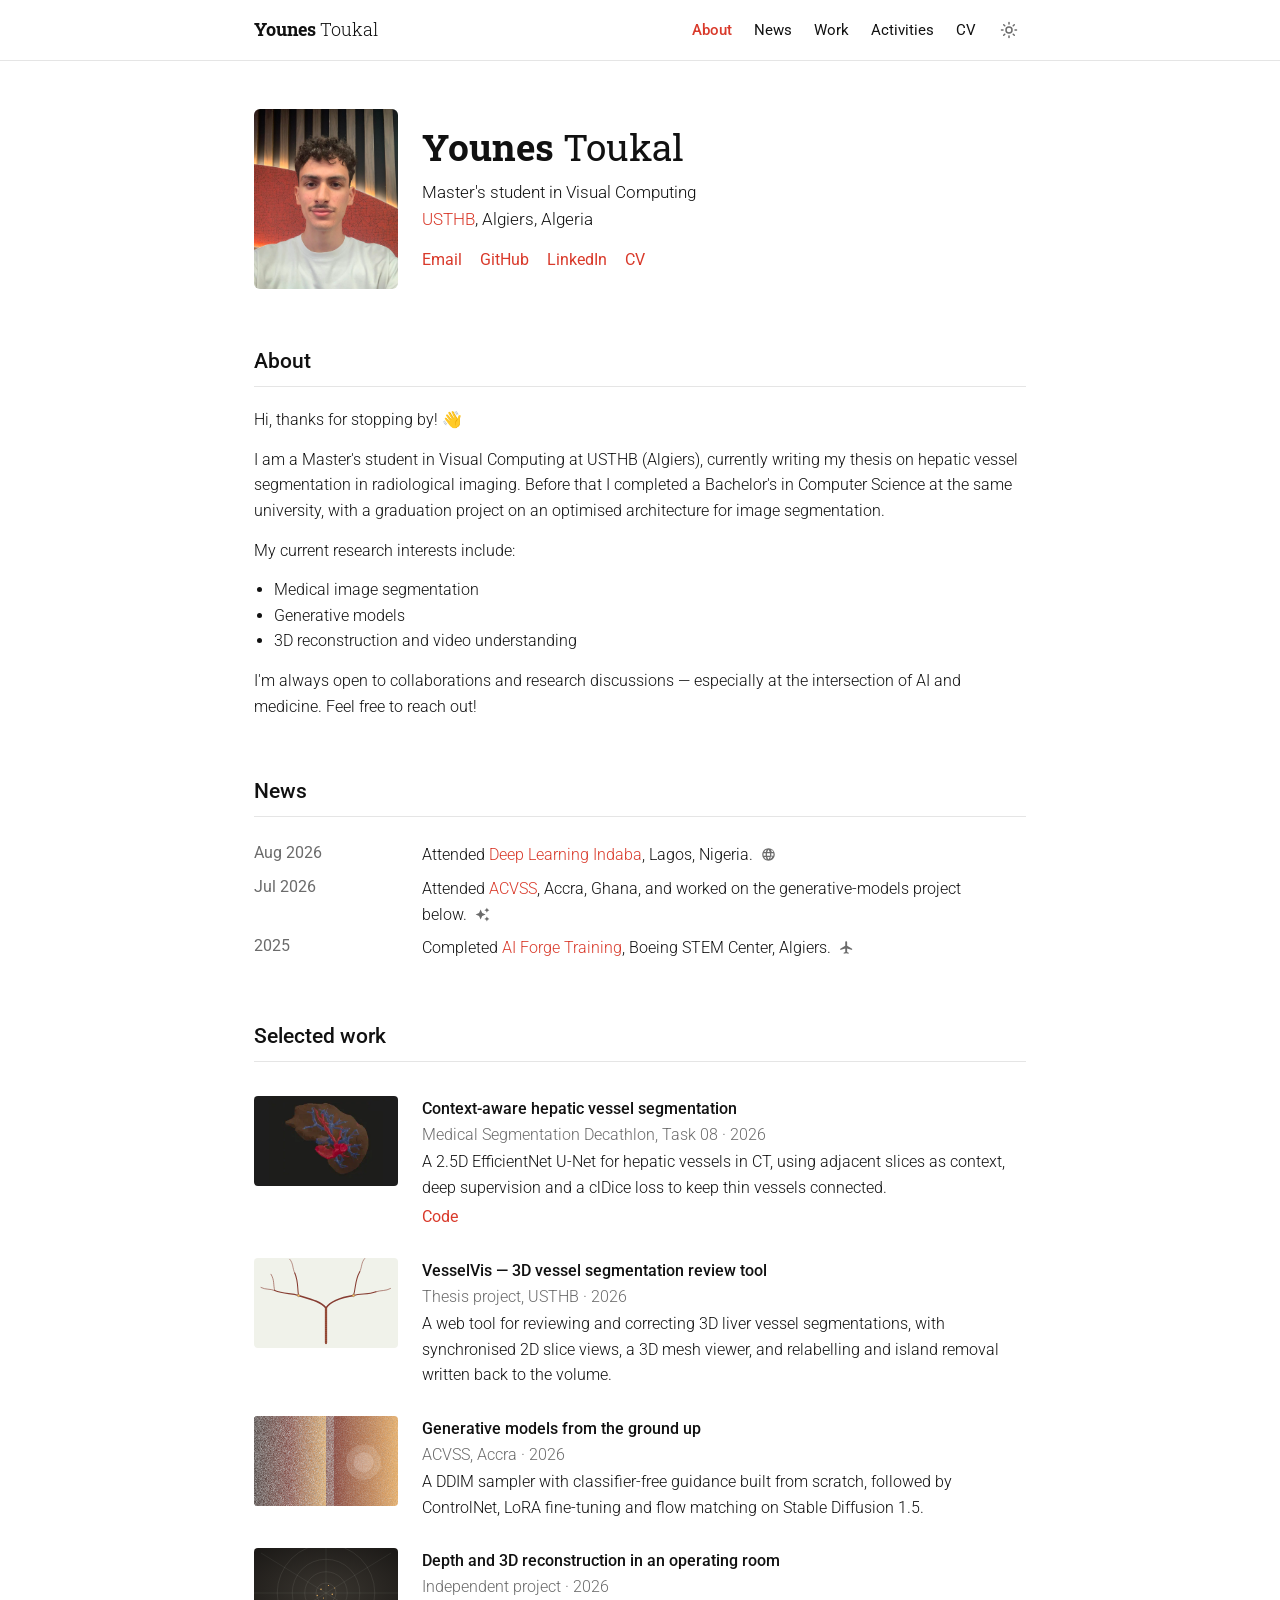
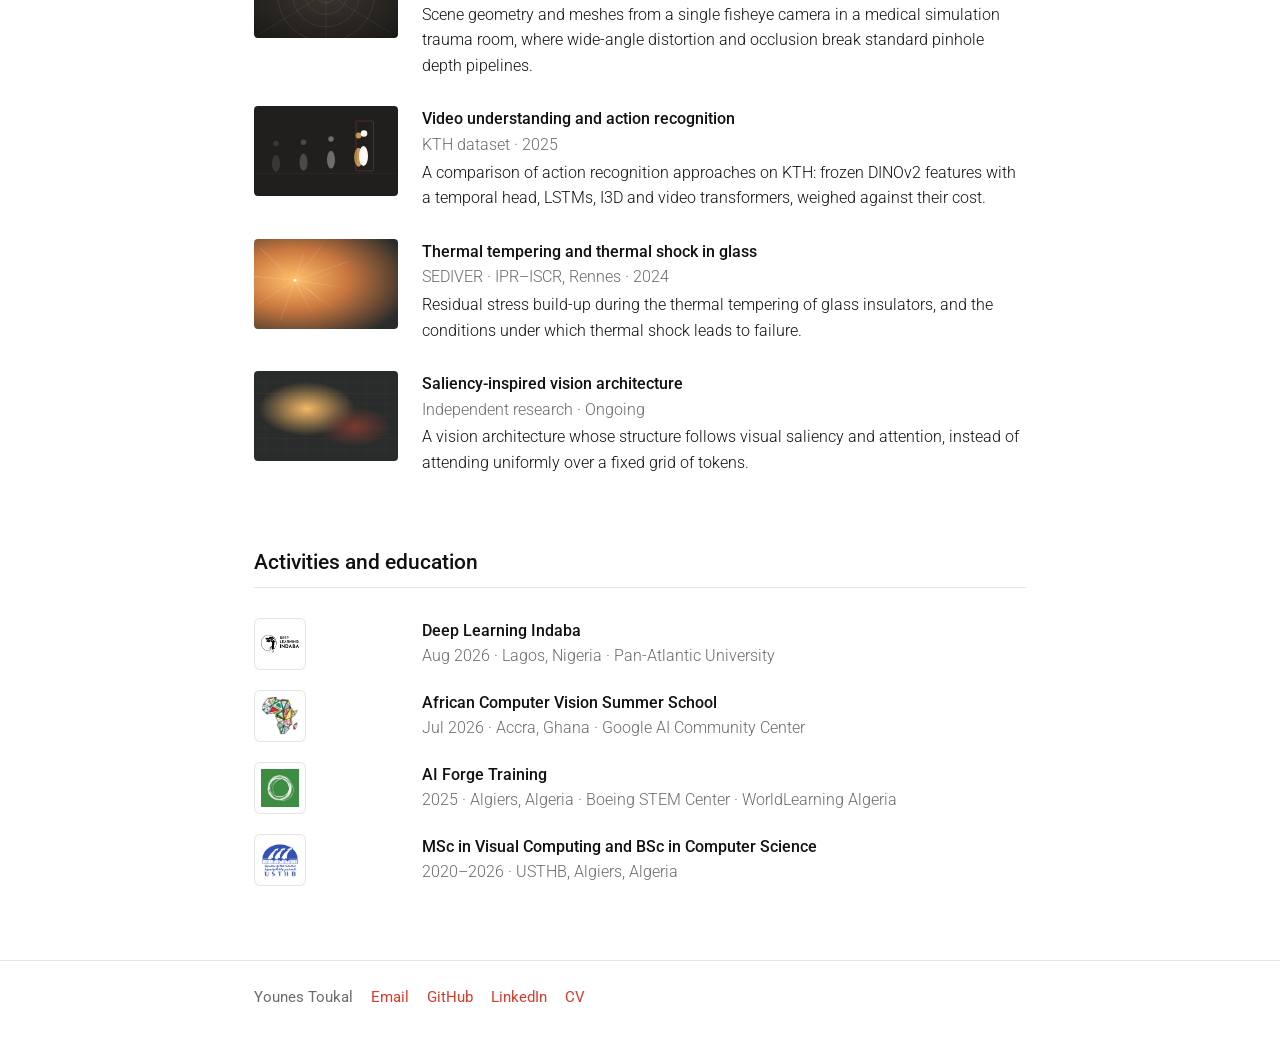
<file: index.html>
<!DOCTYPE html>
<html lang="en">
<head>
<meta charset="utf-8">
<meta name="viewport" content="width=device-width, initial-scale=1">
<meta name="color-scheme" content="light dark">
<title>Younes Toukal</title>
<meta name="description" content="Younes Toukal, Master's student in Visual Computing at USTHB, Algiers. Medical image segmentation, generative models, 3D reconstruction and video understanding.">
<link rel="canonical" href="https://younestoukal.github.io/">
<meta property="og:type" content="website">
<meta property="og:url" content="https://younestoukal.github.io/">
<meta property="og:title" content="Younes Toukal">
<meta property="og:description" content="Master's student in Visual Computing at USTHB, Algiers. Medical image segmentation, generative models, 3D reconstruction and video understanding.">
<meta property="og:image" content="https://younestoukal.github.io/static/images/og-card.png">
<meta property="og:image:width" content="1200">
<meta property="og:image:height" content="630">
<meta name="twitter:card" content="summary_large_image">
<link rel="icon" href="./static/images/favicon.svg" type="image/svg+xml">
<script>try{var t=localStorage.getItem('theme');if(t==='dark'||t==='light')document.documentElement.setAttribute('data-theme',t)}catch(e){}</script>
<link rel="preconnect" href="https://fonts.googleapis.com">
<link rel="preconnect" href="https://fonts.gstatic.com" crossorigin>
<link href="https://fonts.googleapis.com/css2?family=Roboto:ital,wght@0,300;0,400;0,500;0,700;1,300&family=Roboto+Slab:wght@400;700&display=swap" rel="stylesheet">
<link rel="stylesheet" href="./static/css/site.css">
</head>
<body>

<header class="site-header">
  <div class="container">
    <a class="brand" href="./index.html"><b>Younes</b> Toukal</a>
    <nav class="site-nav" aria-label="Main">
      <a href="#about" data-section="about">About</a>
      <a href="#news" data-section="news">News</a>
      <a href="#work" data-section="work">Work</a>
      <a href="#activities" data-section="activities">Activities</a>
      <a href="./cv.html">CV</a>
    </nav>
    <button class="theme-toggle" type="button" aria-label="Toggle dark mode">
      <svg class="icon-sun" viewBox="0 0 24 24"><circle cx="12" cy="12" r="4"/><path d="M12 2v2M12 20v2M4.93 4.93l1.41 1.41M17.66 17.66l1.41 1.41M2 12h2M20 12h2M6.34 17.66l-1.41 1.41M19.07 4.93l-1.41 1.41"/></svg>
      <svg class="icon-moon" viewBox="0 0 24 24"><path d="M20.7 15.6A9 9 0 1 1 8.4 3.3a7 7 0 0 0 12.3 12.3z"/></svg>
    </button>
  </div>
  <div class="progress"></div>
</header>

<main class="container">
  <section class="intro" id="about">
    <div class="intro-picture photo"><img src="./static/images/headshot.jpg" alt="Portrait of Younes Toukal"></div>
    <div>
      <h1><b>Younes</b> Toukal</h1>
      <p class="intro-role">Master's student in Visual Computing<br><a href="https://www.usthb.dz/" target="_blank" rel="noopener">USTHB</a>, Algiers, Algeria</p>
      <ul class="links">
        <li><a href="mailto:younesstoukal2@gmail.com">Email</a></li>
        <li><a href="https://github.com/YounesToukal" target="_blank" rel="noopener">GitHub</a></li>
        <li><a href="https://www.linkedin.com/in/younes-toukal/" target="_blank" rel="noopener">LinkedIn</a></li>
        <li><a href="./cv.html">CV</a></li>
      </ul>
    </div>
  </section>

  <section>
    <h2>About</h2>
    <p>Hi, thanks for stopping by! 👋</p>
    <p>I am a Master's student in Visual Computing at USTHB (Algiers), currently writing my thesis on
      hepatic vessel segmentation in radiological imaging. Before that I completed a Bachelor's in
      Computer Science at the same university, with a graduation project on an optimised architecture
      for image segmentation.</p>
    <p>My current research interests include:</p>
    <ul class="plain">
      <li>Medical image segmentation</li>
      <li>Generative models</li>
      <li>3D reconstruction and video understanding</li>
    </ul>
    <p>I'm always open to collaborations and research discussions &mdash; especially at the
      intersection of AI and medicine. Feel free to reach out!</p>
  </section>

  <section id="news">
    <h2>News</h2>
    <ol class="rows dates compact">
      <li class="row">
        <div class="row-label">Aug 2026</div>
        <div>
          <div class="row-text">Attended <a href="./deep-learning-indaba.html">Deep Learning Indaba</a>, Lagos, <span class="nowrap">Nigeria. <svg class="news-icon" viewBox="0 0 24 24" aria-hidden="true"><path d="M12 2C6.48 2 2 6.48 2 12s4.48 10 10 10 10-4.48 10-10S17.52 2 12 2zm7.93 6h-2.75c-.28-1.47-.66-2.84-1.13-4.05A8.03 8.03 0 0 1 19.93 8zM12 4c.83 1.22 1.5 2.66 1.91 4H10.09c.41-1.34 1.08-2.78 1.91-4zM4.26 14C4.1 13.36 4 12.69 4 12s.1-1.36.26-2h3.38c-.08.66-.14 1.32-.14 2 0 .68.06 1.34.14 2H4.26zm.81 2h2.75c.28 1.47.66 2.84 1.13 4.05A7.99 7.99 0 0 1 5.07 16zm2.75-8H5.07a7.99 7.99 0 0 1 3.88-4.05C8.48 5.16 8.1 6.53 7.82 8zM12 20c-.83-1.22-1.5-2.66-1.91-4h3.82c-.41 1.34-1.08 2.78-1.91 4zm2.34-6H9.66c-.09-.66-.16-1.32-.16-2 0-.68.07-1.35.16-2h4.68c.09.65.16 1.32.16 2 0 .68-.07 1.34-.16 2zm.25 5.05c.47-1.21.85-2.58 1.13-4.05h2.75a8.03 8.03 0 0 1-3.88 4.05zM16.36 14c.08-.66.14-1.32.14-2 0-.68-.06-1.34-.14-2h3.38c.16.64.26 1.31.26 2s-.1 1.36-.26 2h-3.38z"/></svg></span></div>
        </div>
      </li>
      <li class="row">
        <div class="row-label">Jul 2026</div>
        <div>
          <div class="row-text">Attended <a href="./acvss.html">ACVSS</a>, Accra, Ghana, and worked on the generative-models project <span class="nowrap">below. <svg class="news-icon" viewBox="0 0 24 24" aria-hidden="true"><path d="M19 9l1.25-2.75L23 5l-2.75-1.25L19 1l-1.25 2.75L15 5l2.75 1.25L19 9zm-7.5.5L9 4 6.5 9.5 1 12l5.5 2.5L9 20l2.5-5.5L17 12l-5.5-2.5zM19 15l-1.25 2.75L15 19l2.75 1.25L19 23l1.25-2.75L23 19l-2.75-1.25L19 15z"/></svg></span></div>
        </div>
      </li>
      <li class="row">
        <div class="row-label">2025</div>
        <div>
          <div class="row-text">Completed <a href="./ai-forge.html">AI Forge Training</a>, Boeing STEM Center, <span class="nowrap">Algiers. <svg class="news-icon" viewBox="0 0 24 24" aria-hidden="true"><path d="M21 16v-2l-8-5V3.5c0-.83-.67-1.5-1.5-1.5S10 2.67 10 3.5V9l-8 5v2l8-2.5V19l-2.5 1.5V22l4-1 4 1v-1.5L13 19v-5.5l8 2.5z"/></svg></span></div>
        </div>
      </li>
    </ol>
  </section>

  <section id="work">
    <h2>Selected work</h2>
    <ol class="rows spaced">
      <li class="row">
        <div class="row-label"><img class="thumb" src="./static/images/projects/hepatic-vessel.webp" alt="Rotating 3D render of a liver with its portal and hepatic veins" loading="lazy"></div>
        <div>
          <div class="row-title">Context-aware hepatic vessel segmentation</div>
          <div class="row-meta">Medical Segmentation Decathlon, Task 08 &middot; 2026</div>
          <div class="row-text">A 2.5D EfficientNet U-Net for hepatic vessels in CT, using adjacent slices as context, deep supervision and a clDice loss to keep thin vessels connected.</div>
          <div class="row-links"><a href="https://github.com/YounesToukal/context-aware-hepatic-vessel-segmentation" target="_blank" rel="noopener">Code</a></div>
        </div>
      </li>
      <li class="row">
        <div class="row-label"><img class="thumb" src="./static/images/projects/vesselvis.svg" alt="Illustration of a branching vessel tree" loading="lazy"></div>
        <div>
          <div class="row-title">VesselVis &mdash; 3D vessel segmentation review tool</div>
          <div class="row-meta">Thesis project, USTHB &middot; 2026</div>
          <div class="row-text">A web tool for reviewing and correcting 3D liver vessel segmentations, with synchronised 2D slice views, a 3D mesh viewer, and relabelling and island removal written back to the volume.</div>
        </div>
      </li>
      <li class="row">
        <div class="row-label"><img class="thumb" src="./static/images/projects/generative-models.svg" alt="Illustration of an image emerging from noise" loading="lazy"></div>
        <div>
          <div class="row-title">Generative models from the ground up</div>
          <div class="row-meta">ACVSS, Accra &middot; 2026</div>
          <div class="row-text">A DDIM sampler with classifier-free guidance built from scratch, followed by ControlNet, LoRA fine-tuning and flow matching on Stable Diffusion 1.5.</div>
        </div>
      </li>
      <li class="row">
        <div class="row-label"><img class="thumb" src="./static/images/projects/depth-reconstruction.svg" alt="Illustration of a fisheye camera view" loading="lazy"></div>
        <div>
          <div class="row-title">Depth and 3D reconstruction in an operating room</div>
          <div class="row-meta">Independent project &middot; 2026</div>
          <div class="row-text">Scene geometry and meshes from a single fisheye camera in a medical simulation trauma room, where wide-angle distortion and occlusion break standard pinhole depth pipelines.</div>
        </div>
      </li>
      <li class="row">
        <div class="row-label"><img class="thumb" src="./static/images/projects/video-understanding.svg" alt="Illustration of a sequence of video frames" loading="lazy"></div>
        <div>
          <div class="row-title">Video understanding and action recognition</div>
          <div class="row-meta">KTH dataset &middot; 2025</div>
          <div class="row-text">A comparison of action recognition approaches on KTH: frozen DINOv2 features with a temporal head, LSTMs, I3D and video transformers, weighed against their cost.</div>
        </div>
      </li>
      <li class="row">
        <div class="row-label"><img class="thumb" src="./static/images/projects/thermal-tempering.svg" alt="Illustration of heat radiating through glass" loading="lazy"></div>
        <div>
          <div class="row-title">Thermal tempering and thermal shock in glass</div>
          <div class="row-meta">SEDIVER &middot; IPR&ndash;ISCR, Rennes &middot; 2024</div>
          <div class="row-text">Residual stress build-up during the thermal tempering of glass insulators, and the conditions under which thermal shock leads to failure.</div>
        </div>
      </li>
      <li class="row">
        <div class="row-label"><img class="thumb" src="./static/images/projects/vision-architecture.svg" alt="Illustration of a saliency heat map" loading="lazy"></div>
        <div>
          <div class="row-title">Saliency-inspired vision architecture</div>
          <div class="row-meta">Independent research &middot; Ongoing</div>
          <div class="row-text">A vision architecture whose structure follows visual saliency and attention, instead of attending uniformly over a fixed grid of tokens.</div>
        </div>
      </li>
    </ol>
  </section>

  <section id="activities">
    <h2>Activities and education</h2>
    <ol class="rows ">
      <li class="row">
        <div class="row-label"><div class="logo-tile"><img src="./static/images/logos/dl-indaba.png" alt=""></div></div>
        <div>
          <div class="row-title"><a href="./deep-learning-indaba.html">Deep Learning Indaba</a></div>
          <div class="row-meta">Aug 2026 &middot; Lagos, Nigeria &middot; Pan-Atlantic University</div>
        </div>
      </li>
      <li class="row">
        <div class="row-label"><div class="logo-tile"><img src="./static/images/logos/acvss.jpg" alt=""></div></div>
        <div>
          <div class="row-title"><a href="./acvss.html">African Computer Vision Summer School</a></div>
          <div class="row-meta">Jul 2026 &middot; Accra, Ghana &middot; Google AI Community Center</div>
        </div>
      </li>
      <li class="row">
        <div class="row-label"><div class="logo-tile"><img src="./static/images/logos/ai-forge.jpg" alt=""></div></div>
        <div>
          <div class="row-title"><a href="./ai-forge.html">AI Forge Training</a></div>
          <div class="row-meta">2025 &middot; Algiers, Algeria &middot; Boeing STEM Center &middot; WorldLearning Algeria</div>
        </div>
      </li>
      <li class="row">
        <div class="row-label"><div class="logo-tile"><img src="./static/images/logos/usthb.png" alt=""></div></div>
        <div>
          <div class="row-title">MSc in Visual Computing and BSc in Computer Science</div>
          <div class="row-meta">2020&ndash;2026 &middot; USTHB, Algiers, Algeria</div>
        </div>
      </li>
    </ol>
  </section>
</main>

<footer class="site-footer">
  <div class="container">
    <ul class="links">
      <li>Younes Toukal</li>
      <li><a href="mailto:younesstoukal2@gmail.com">Email</a></li>
      <li><a href="https://github.com/YounesToukal" target="_blank" rel="noopener">GitHub</a></li>
      <li><a href="https://www.linkedin.com/in/younes-toukal/" target="_blank" rel="noopener">LinkedIn</a></li>
      <li><a href="./cv.html">CV</a></li>
    </ul>
  </div>
</footer>

<script src="./static/js/site.js"></script>
</body>
</html>
</file>
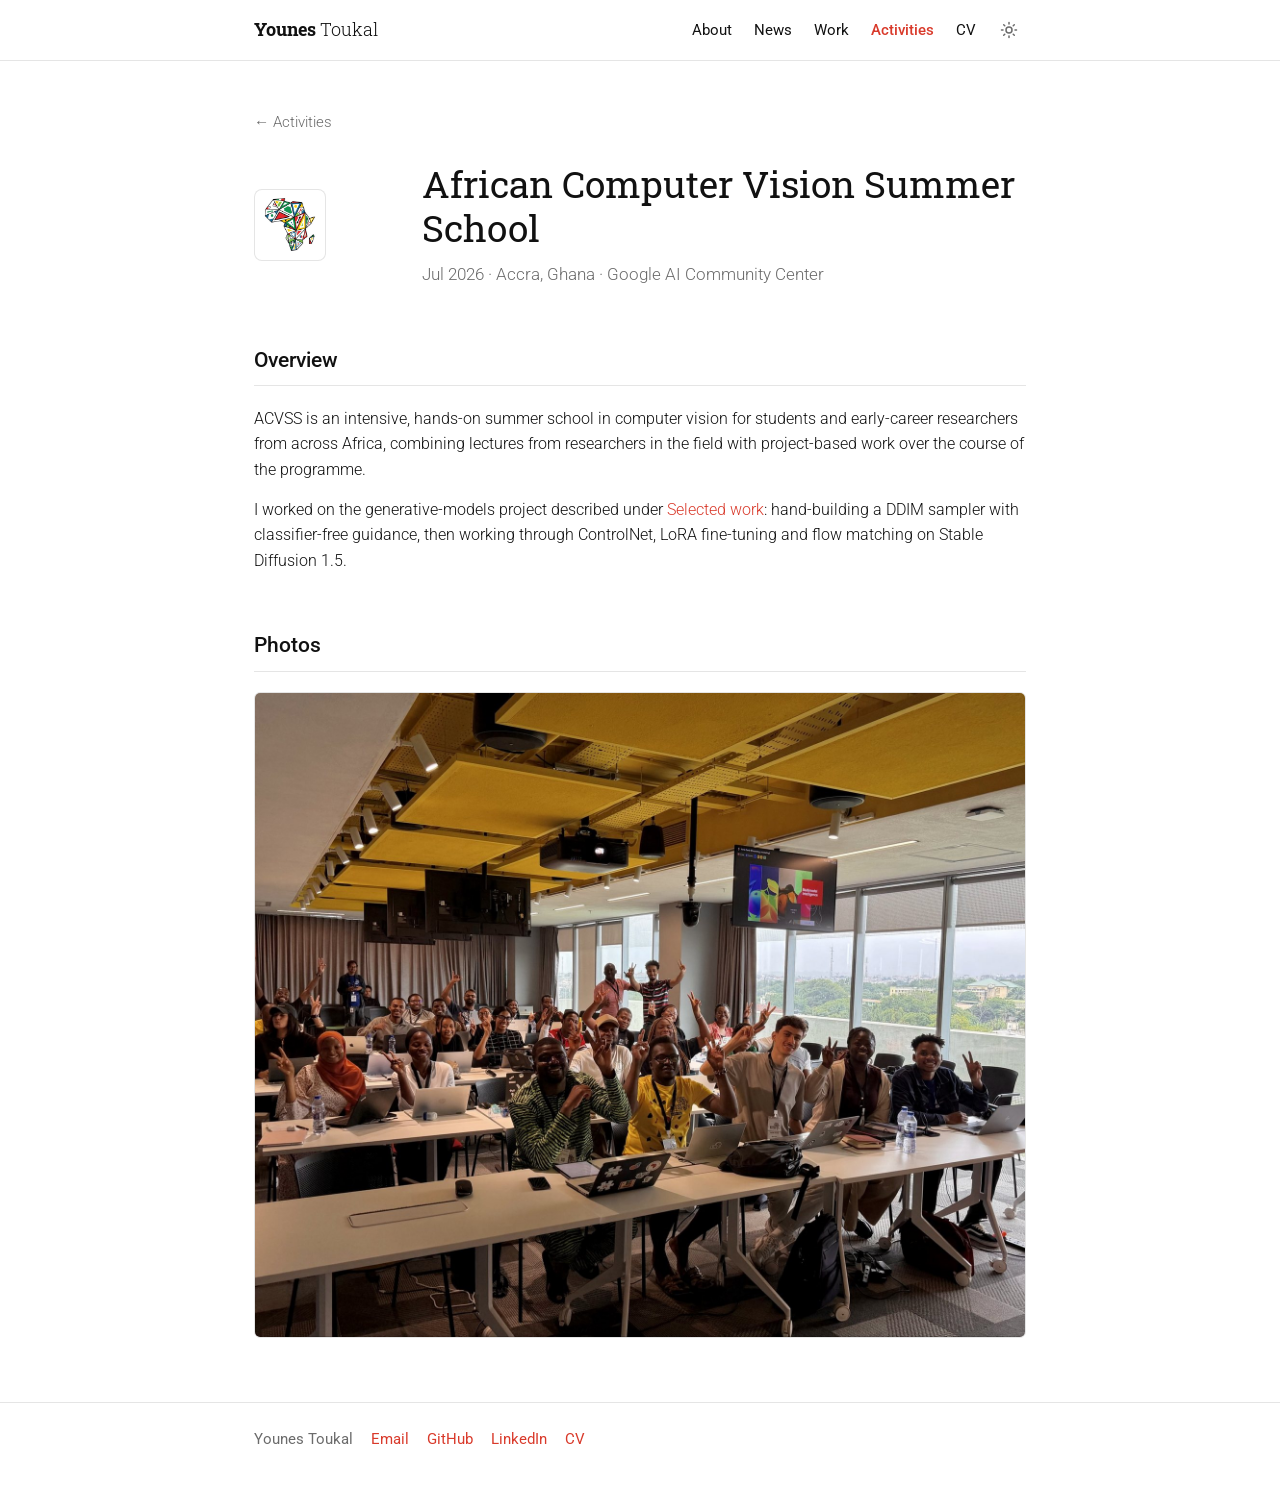
<file: acvss.html>
<!DOCTYPE html>
<html lang="en">
<head>
<meta charset="utf-8">
<meta name="viewport" content="width=device-width, initial-scale=1">
<meta name="color-scheme" content="light dark">
<title>African Computer Vision Summer School &mdash; Younes Toukal</title>
<meta name="description" content="Younes Toukal at the African Computer Vision Summer School, Accra, July 2026.">
<link rel="icon" href="./static/images/favicon.svg" type="image/svg+xml">
<script>try{var t=localStorage.getItem('theme');if(t==='dark'||t==='light')document.documentElement.setAttribute('data-theme',t)}catch(e){}</script>
<link rel="preconnect" href="https://fonts.googleapis.com">
<link rel="preconnect" href="https://fonts.gstatic.com" crossorigin>
<link href="https://fonts.googleapis.com/css2?family=Roboto:ital,wght@0,300;0,400;0,500;0,700;1,300&family=Roboto+Slab:wght@400;700&display=swap" rel="stylesheet">
<link rel="stylesheet" href="./static/css/site.css">
</head>
<body>

<header class="site-header">
  <div class="container">
    <a class="brand" href="./index.html"><b>Younes</b> Toukal</a>
    <nav class="site-nav" aria-label="Main">
      <a href="./index.html#about">About</a>
      <a href="./index.html#news">News</a>
      <a href="./index.html#work">Work</a>
      <a href="./index.html#activities" aria-current="page">Activities</a>
      <a href="./cv.html">CV</a>
    </nav>
    <button class="theme-toggle" type="button" aria-label="Toggle dark mode">
      <svg class="icon-sun" viewBox="0 0 24 24"><circle cx="12" cy="12" r="4"/><path d="M12 2v2M12 20v2M4.93 4.93l1.41 1.41M17.66 17.66l1.41 1.41M2 12h2M20 12h2M6.34 17.66l-1.41 1.41M19.07 4.93l-1.41 1.41"/></svg>
      <svg class="icon-moon" viewBox="0 0 24 24"><path d="M20.7 15.6A9 9 0 1 1 8.4 3.3a7 7 0 0 0 12.3 12.3z"/></svg>
    </button>
  </div>
  <div class="progress"></div>
</header>

<main class="container">
  <a class="back" href="./index.html#activities">&larr; Activities</a>

  <section class="intro">
    <div class="intro-picture logo"><img src="./static/images/logos/acvss.jpg" alt=""></div>
    <div>
      <h1>African Computer Vision Summer School</h1>
      <p class="intro-role muted">Jul 2026 &middot; Accra, Ghana &middot; Google AI Community Center</p>
    </div>
  </section>

  <section>
    <h2>Overview</h2>
    <p>ACVSS is an intensive, hands-on summer school in computer vision for students and early-career researchers from across Africa, combining lectures from researchers in the field with project-based work over the course of the programme.</p>
    <p>I worked on the generative-models project described under <a href="./index.html#work">Selected work</a>: hand-building a DDIM sampler with classifier-free guidance, then working through ControlNet, LoRA fine-tuning and flow matching on Stable Diffusion 1.5.</p>
  </section>

  <section>
    <h2>Photos</h2>
    <div class="gallery single">
      <img src="./static/images/experience/acvss/group-photo.jpg" alt="Participants of the African Computer Vision Summer School 2026 in Accra" loading="lazy">
    </div>
  </section>
</main>

<footer class="site-footer">
  <div class="container">
    <ul class="links">
      <li>Younes Toukal</li>
      <li><a href="mailto:younesstoukal2@gmail.com">Email</a></li>
      <li><a href="https://github.com/YounesToukal" target="_blank" rel="noopener">GitHub</a></li>
      <li><a href="https://www.linkedin.com/in/younes-toukal/" target="_blank" rel="noopener">LinkedIn</a></li>
      <li><a href="./cv.html">CV</a></li>
    </ul>
  </div>
</footer>

<script src="./static/js/site.js"></script>
</body>
</html>
</file>
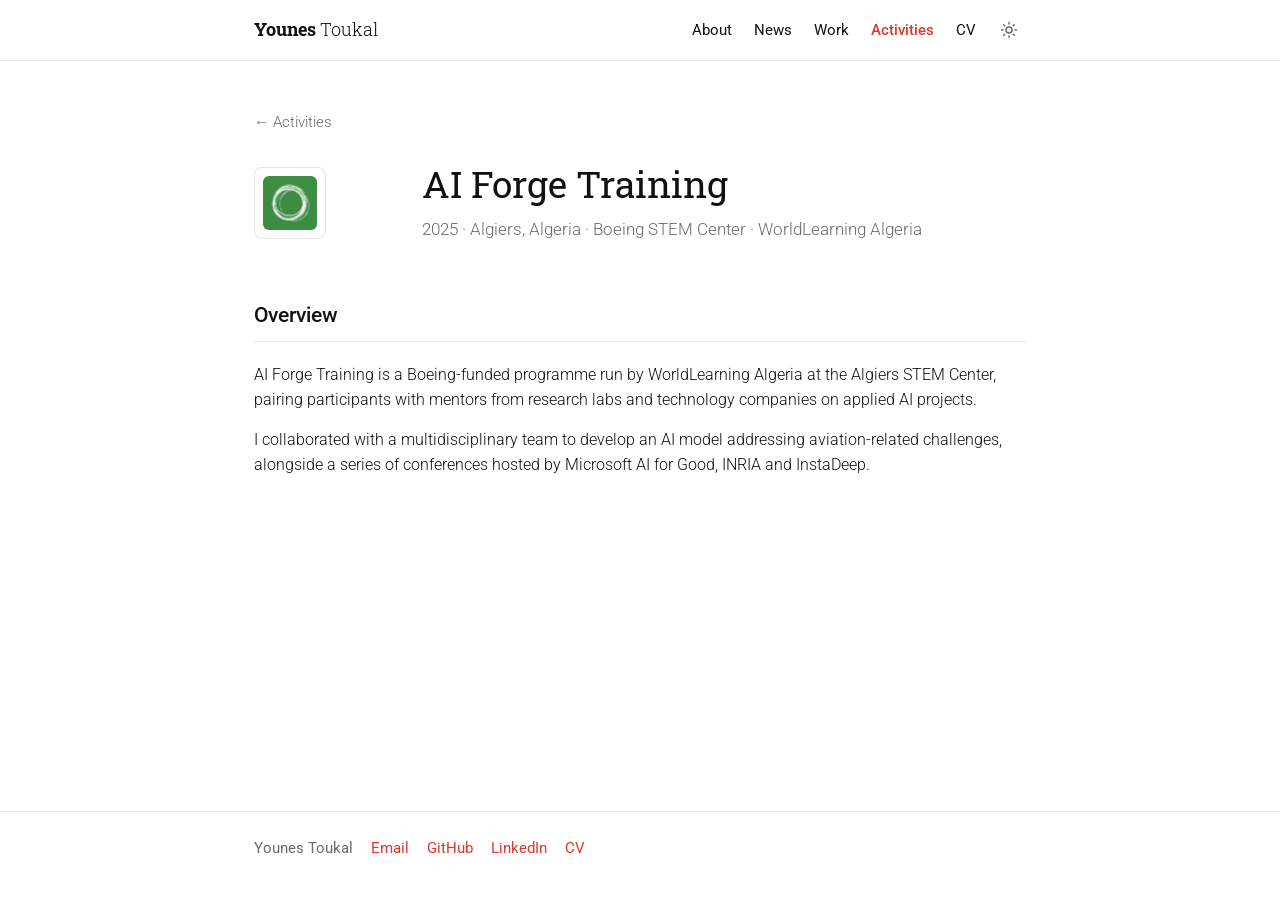
<file: ai-forge.html>
<!DOCTYPE html>
<html lang="en">
<head>
<meta charset="utf-8">
<meta name="viewport" content="width=device-width, initial-scale=1">
<meta name="color-scheme" content="light dark">
<title>AI Forge Training &mdash; Younes Toukal</title>
<meta name="description" content="Younes Toukal at AI Forge Training, Boeing STEM Center, Algiers, 2025.">
<link rel="icon" href="./static/images/favicon.svg" type="image/svg+xml">
<script>try{var t=localStorage.getItem('theme');if(t==='dark'||t==='light')document.documentElement.setAttribute('data-theme',t)}catch(e){}</script>
<link rel="preconnect" href="https://fonts.googleapis.com">
<link rel="preconnect" href="https://fonts.gstatic.com" crossorigin>
<link href="https://fonts.googleapis.com/css2?family=Roboto:ital,wght@0,300;0,400;0,500;0,700;1,300&family=Roboto+Slab:wght@400;700&display=swap" rel="stylesheet">
<link rel="stylesheet" href="./static/css/site.css">
</head>
<body>

<header class="site-header">
  <div class="container">
    <a class="brand" href="./index.html"><b>Younes</b> Toukal</a>
    <nav class="site-nav" aria-label="Main">
      <a href="./index.html#about">About</a>
      <a href="./index.html#news">News</a>
      <a href="./index.html#work">Work</a>
      <a href="./index.html#activities" aria-current="page">Activities</a>
      <a href="./cv.html">CV</a>
    </nav>
    <button class="theme-toggle" type="button" aria-label="Toggle dark mode">
      <svg class="icon-sun" viewBox="0 0 24 24"><circle cx="12" cy="12" r="4"/><path d="M12 2v2M12 20v2M4.93 4.93l1.41 1.41M17.66 17.66l1.41 1.41M2 12h2M20 12h2M6.34 17.66l-1.41 1.41M19.07 4.93l-1.41 1.41"/></svg>
      <svg class="icon-moon" viewBox="0 0 24 24"><path d="M20.7 15.6A9 9 0 1 1 8.4 3.3a7 7 0 0 0 12.3 12.3z"/></svg>
    </button>
  </div>
  <div class="progress"></div>
</header>

<main class="container">
  <a class="back" href="./index.html#activities">&larr; Activities</a>

  <section class="intro">
    <div class="intro-picture logo"><img src="./static/images/logos/ai-forge.jpg" alt=""></div>
    <div>
      <h1>AI Forge Training</h1>
      <p class="intro-role muted">2025 &middot; Algiers, Algeria &middot; Boeing STEM Center &middot; WorldLearning Algeria</p>
    </div>
  </section>

  <section>
    <h2>Overview</h2>
    <p>AI Forge Training is a Boeing-funded programme run by WorldLearning Algeria at the Algiers STEM Center, pairing participants with mentors from research labs and technology companies on applied AI projects.</p>
    <p>I collaborated with a multidisciplinary team to develop an AI model addressing aviation-related challenges, alongside a series of conferences hosted by Microsoft AI for Good, INRIA and InstaDeep.</p>
  </section>
</main>

<footer class="site-footer">
  <div class="container">
    <ul class="links">
      <li>Younes Toukal</li>
      <li><a href="mailto:younesstoukal2@gmail.com">Email</a></li>
      <li><a href="https://github.com/YounesToukal" target="_blank" rel="noopener">GitHub</a></li>
      <li><a href="https://www.linkedin.com/in/younes-toukal/" target="_blank" rel="noopener">LinkedIn</a></li>
      <li><a href="./cv.html">CV</a></li>
    </ul>
  </div>
</footer>

<script src="./static/js/site.js"></script>
</body>
</html>
</file>
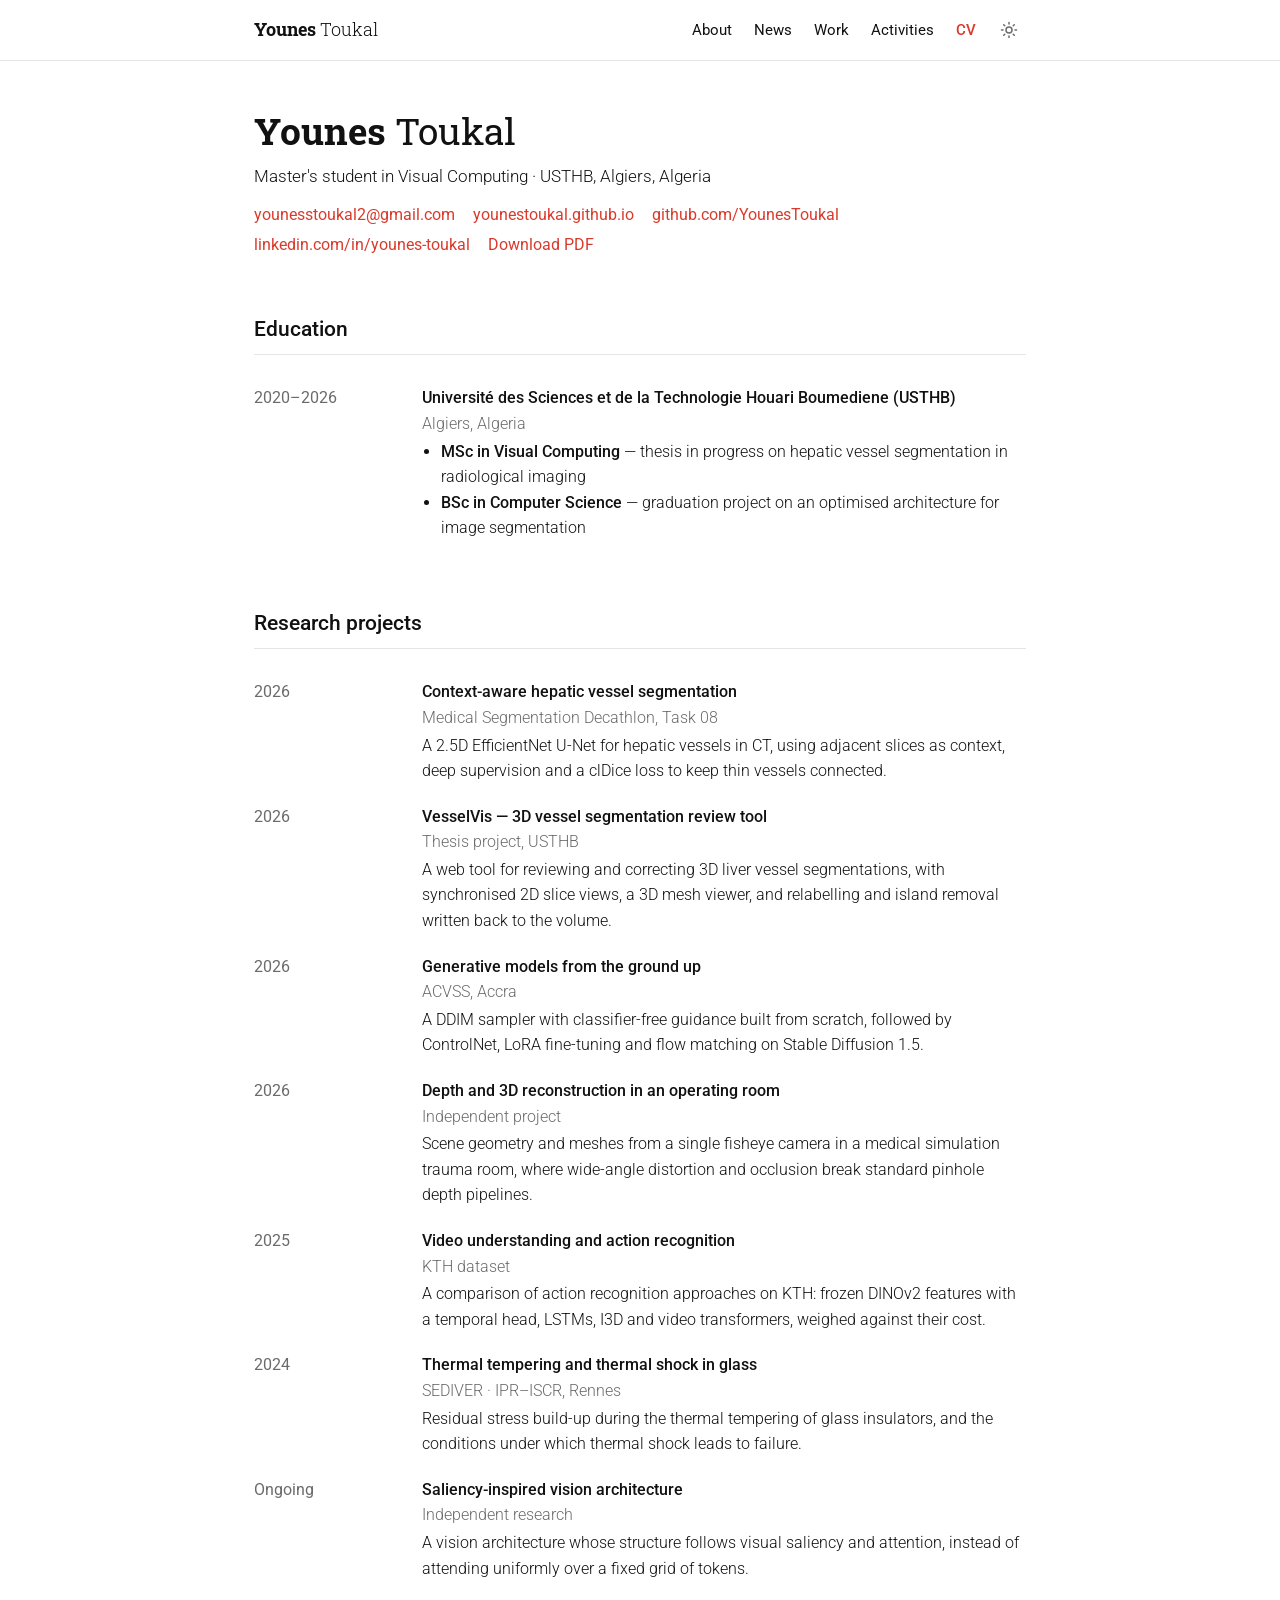
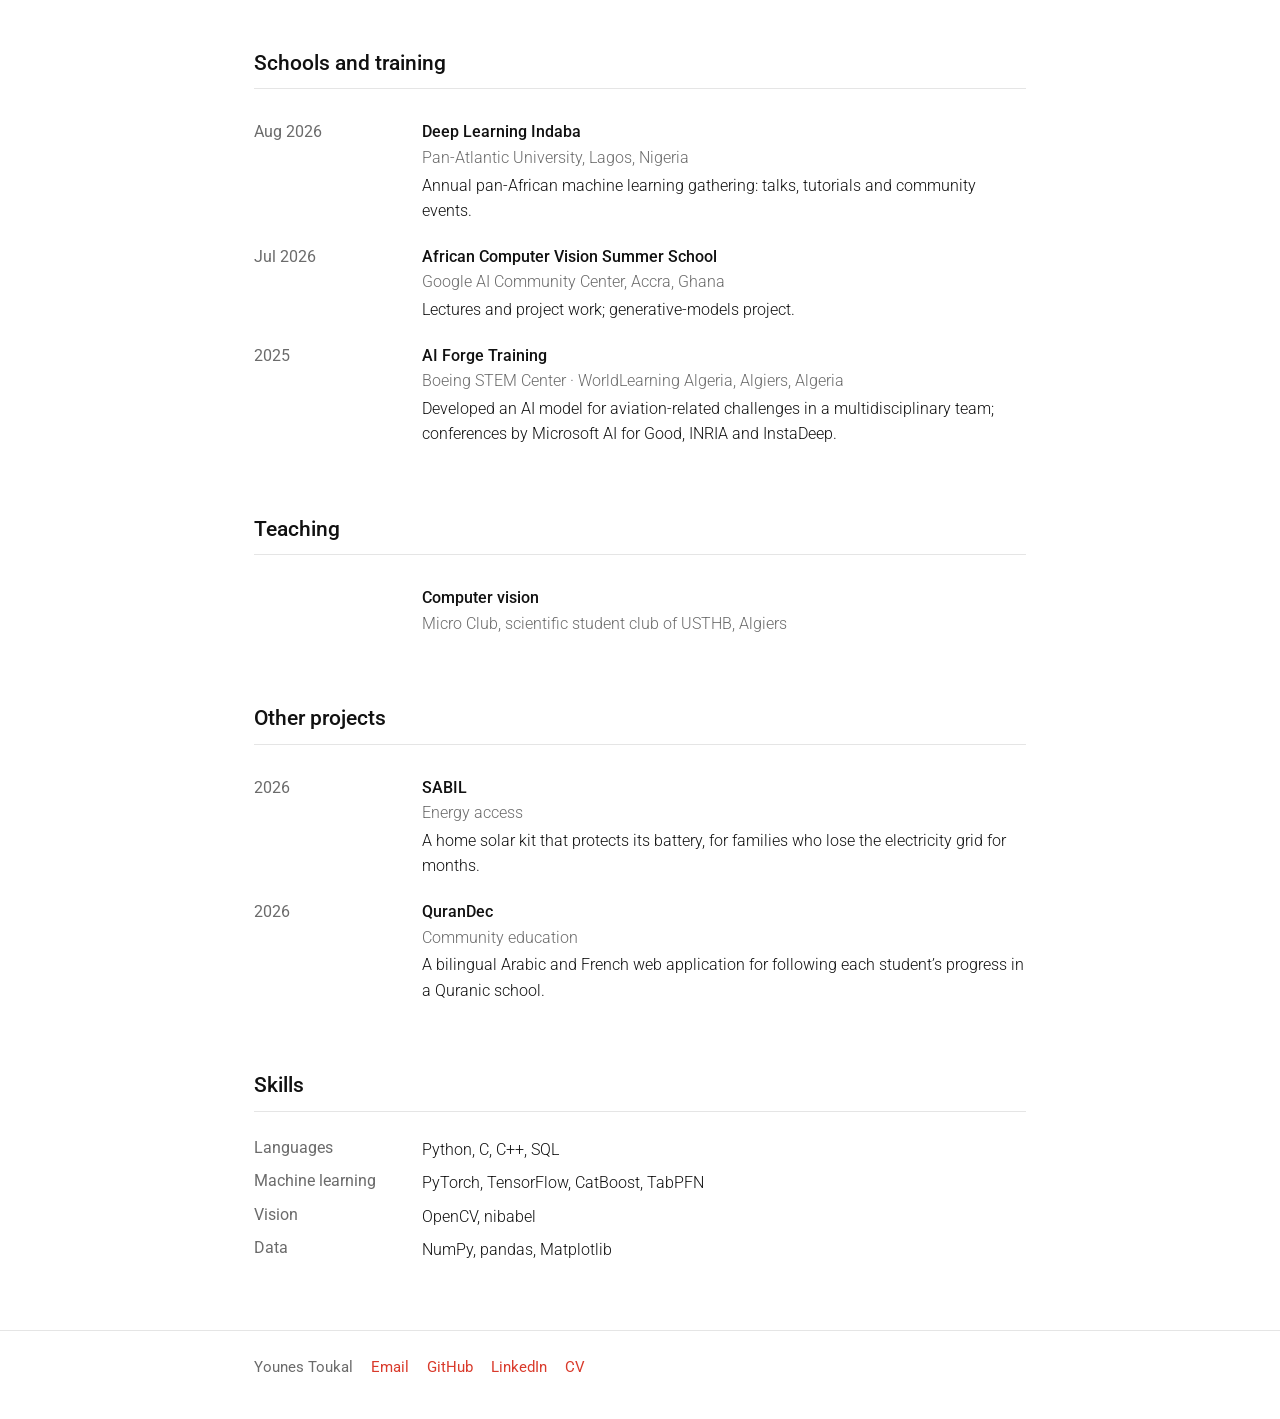
<file: cv.html>
<!DOCTYPE html>
<html lang="en">
<head>
<meta charset="utf-8">
<meta name="viewport" content="width=device-width, initial-scale=1">
<meta name="color-scheme" content="light dark">
<title>CV &mdash; Younes Toukal</title>
<meta name="description" content="Curriculum vitae of Younes Toukal, Master's student in Visual Computing at USTHB, Algiers.">
<link rel="icon" href="./static/images/favicon.svg" type="image/svg+xml">
<script>try{var t=localStorage.getItem('theme');if(t==='dark'||t==='light')document.documentElement.setAttribute('data-theme',t)}catch(e){}</script>
<link rel="preconnect" href="https://fonts.googleapis.com">
<link rel="preconnect" href="https://fonts.gstatic.com" crossorigin>
<link href="https://fonts.googleapis.com/css2?family=Roboto:ital,wght@0,300;0,400;0,500;0,700;1,300&family=Roboto+Slab:wght@400;700&display=swap" rel="stylesheet">
<link rel="stylesheet" href="./static/css/site.css">
</head>
<body>

<header class="site-header">
  <div class="container">
    <a class="brand" href="./index.html"><b>Younes</b> Toukal</a>
    <nav class="site-nav" aria-label="Main">
      <a href="./index.html#about">About</a>
      <a href="./index.html#news">News</a>
      <a href="./index.html#work">Work</a>
      <a href="./index.html#activities">Activities</a>
      <a href="./cv.html" aria-current="page">CV</a>
    </nav>
    <button class="theme-toggle" type="button" aria-label="Toggle dark mode">
      <svg class="icon-sun" viewBox="0 0 24 24"><circle cx="12" cy="12" r="4"/><path d="M12 2v2M12 20v2M4.93 4.93l1.41 1.41M17.66 17.66l1.41 1.41M2 12h2M20 12h2M6.34 17.66l-1.41 1.41M19.07 4.93l-1.41 1.41"/></svg>
      <svg class="icon-moon" viewBox="0 0 24 24"><path d="M20.7 15.6A9 9 0 1 1 8.4 3.3a7 7 0 0 0 12.3 12.3z"/></svg>
    </button>
  </div>
  <div class="progress"></div>
</header>

<main class="container">
  <section class="cv-head">
    <h1><b>Younes</b> Toukal</h1>
    <p class="intro-role">Master's student in Visual Computing &middot; USTHB, Algiers, Algeria</p>
    <ul class="links">
      <li><a href="mailto:younesstoukal2@gmail.com">younesstoukal2@gmail.com</a></li>
      <li><a href="https://younestoukal.github.io/">younestoukal.github.io</a></li>
      <li><a href="https://github.com/YounesToukal" target="_blank" rel="noopener">github.com/YounesToukal</a></li>
      <li><a href="https://www.linkedin.com/in/younes-toukal/" target="_blank" rel="noopener">linkedin.com/in/younes-toukal</a></li>
      <li class="no-print"><a href="./static/pdfs/CV.pdf" target="_blank" rel="noopener">Download PDF</a></li>
    </ul>
  </section>

  <section>
    <h2>Education</h2>
    <ol class="rows cv">
      <li class="row">
        <div class="row-label">2020&ndash;2026</div>
        <div>
          <div class="row-title">Université des Sciences et de la Technologie Houari Boumediene (USTHB)</div>
          <div class="row-meta">Algiers, Algeria</div>
          <div class="row-text"><ul><li><span class="row-title">MSc in Visual Computing</span> &mdash; thesis in progress on hepatic vessel segmentation in radiological imaging</li><li><span class="row-title">BSc in Computer Science</span> &mdash; graduation project on an optimised architecture for image segmentation</li></ul></div>
        </div>
      </li>
    </ol>
  </section>

  <section>
    <h2>Research projects</h2>
    <ol class="rows cv">
      <li class="row">
        <div class="row-label">2026</div>
        <div>
          <div class="row-title"><a href="https://github.com/YounesToukal/context-aware-hepatic-vessel-segmentation" target="_blank" rel="noopener">Context-aware hepatic vessel segmentation</a></div>
          <div class="row-meta">Medical Segmentation Decathlon, Task 08</div>
          <div class="row-text">A 2.5D EfficientNet U-Net for hepatic vessels in CT, using adjacent slices as context, deep supervision and a clDice loss to keep thin vessels connected.</div>
        </div>
      </li>
      <li class="row">
        <div class="row-label">2026</div>
        <div>
          <div class="row-title">VesselVis &mdash; 3D vessel segmentation review tool</div>
          <div class="row-meta">Thesis project, USTHB</div>
          <div class="row-text">A web tool for reviewing and correcting 3D liver vessel segmentations, with synchronised 2D slice views, a 3D mesh viewer, and relabelling and island removal written back to the volume.</div>
        </div>
      </li>
      <li class="row">
        <div class="row-label">2026</div>
        <div>
          <div class="row-title">Generative models from the ground up</div>
          <div class="row-meta">ACVSS, Accra</div>
          <div class="row-text">A DDIM sampler with classifier-free guidance built from scratch, followed by ControlNet, LoRA fine-tuning and flow matching on Stable Diffusion 1.5.</div>
        </div>
      </li>
      <li class="row">
        <div class="row-label">2026</div>
        <div>
          <div class="row-title">Depth and 3D reconstruction in an operating room</div>
          <div class="row-meta">Independent project</div>
          <div class="row-text">Scene geometry and meshes from a single fisheye camera in a medical simulation trauma room, where wide-angle distortion and occlusion break standard pinhole depth pipelines.</div>
        </div>
      </li>
      <li class="row">
        <div class="row-label">2025</div>
        <div>
          <div class="row-title">Video understanding and action recognition</div>
          <div class="row-meta">KTH dataset</div>
          <div class="row-text">A comparison of action recognition approaches on KTH: frozen DINOv2 features with a temporal head, LSTMs, I3D and video transformers, weighed against their cost.</div>
        </div>
      </li>
      <li class="row">
        <div class="row-label">2024</div>
        <div>
          <div class="row-title">Thermal tempering and thermal shock in glass</div>
          <div class="row-meta">SEDIVER &middot; IPR&ndash;ISCR, Rennes</div>
          <div class="row-text">Residual stress build-up during the thermal tempering of glass insulators, and the conditions under which thermal shock leads to failure.</div>
        </div>
      </li>
      <li class="row">
        <div class="row-label">Ongoing</div>
        <div>
          <div class="row-title">Saliency-inspired vision architecture</div>
          <div class="row-meta">Independent research</div>
          <div class="row-text">A vision architecture whose structure follows visual saliency and attention, instead of attending uniformly over a fixed grid of tokens.</div>
        </div>
      </li>
    </ol>
  </section>

  <section>
    <h2>Schools and training</h2>
    <ol class="rows cv">
      <li class="row">
        <div class="row-label">Aug 2026</div>
        <div>
          <div class="row-title"><a href="./deep-learning-indaba.html">Deep Learning Indaba</a></div>
          <div class="row-meta">Pan-Atlantic University, Lagos, Nigeria</div>
          <div class="row-text">Annual pan-African machine learning gathering: talks, tutorials and community events.</div>
        </div>
      </li>
      <li class="row">
        <div class="row-label">Jul 2026</div>
        <div>
          <div class="row-title"><a href="./acvss.html">African Computer Vision Summer School</a></div>
          <div class="row-meta">Google AI Community Center, Accra, Ghana</div>
          <div class="row-text">Lectures and project work; generative-models project.</div>
        </div>
      </li>
      <li class="row">
        <div class="row-label">2025</div>
        <div>
          <div class="row-title"><a href="./ai-forge.html">AI Forge Training</a></div>
          <div class="row-meta">Boeing STEM Center &middot; WorldLearning Algeria, Algiers, Algeria</div>
          <div class="row-text">Developed an AI model for aviation-related challenges in a multidisciplinary team; conferences by Microsoft AI for Good, INRIA and InstaDeep.</div>
        </div>
      </li>
    </ol>
  </section>

  <section>
    <h2>Teaching</h2>
    <ol class="rows cv">
      <li class="row">
        <div class="row-label"></div>
        <div>
          <div class="row-title">Computer vision</div>
          <div class="row-meta">Micro Club, scientific student club of USTHB, Algiers</div>
        </div>
      </li>
    </ol>
  </section>

  <section>
    <h2>Other projects</h2>
    <ol class="rows cv">
      <li class="row">
        <div class="row-label">2026</div>
        <div>
          <div class="row-title"><a href="https://github.com/YounesToukal/SABIL" target="_blank" rel="noopener">SABIL</a></div>
          <div class="row-meta">Energy access</div>
          <div class="row-text">A home solar kit that protects its battery, for families who lose the electricity grid for months.</div>
        </div>
      </li>
      <li class="row">
        <div class="row-label">2026</div>
        <div>
          <div class="row-title"><a href="https://github.com/YounesToukal/QuranicSchool" target="_blank" rel="noopener">QuranDec</a></div>
          <div class="row-meta">Community education</div>
          <div class="row-text">A bilingual Arabic and French web application for following each student&rsquo;s progress in a Quranic school.</div>
        </div>
      </li>
    </ol>
  </section>

  <section>
    <h2>Skills</h2>
    <ol class="rows cv compact">
      <li class="row">
        <div class="row-label">Languages</div>
        <div>
          <div class="row-text">Python, C, C++, SQL</div>
        </div>
      </li>
      <li class="row">
        <div class="row-label">Machine learning</div>
        <div>
          <div class="row-text">PyTorch, TensorFlow, CatBoost, TabPFN</div>
        </div>
      </li>
      <li class="row">
        <div class="row-label">Vision</div>
        <div>
          <div class="row-text">OpenCV, nibabel</div>
        </div>
      </li>
      <li class="row">
        <div class="row-label">Data</div>
        <div>
          <div class="row-text">NumPy, pandas, Matplotlib</div>
        </div>
      </li>
    </ol>
  </section>
</main>

<footer class="site-footer">
  <div class="container">
    <ul class="links">
      <li>Younes Toukal</li>
      <li><a href="mailto:younesstoukal2@gmail.com">Email</a></li>
      <li><a href="https://github.com/YounesToukal" target="_blank" rel="noopener">GitHub</a></li>
      <li><a href="https://www.linkedin.com/in/younes-toukal/" target="_blank" rel="noopener">LinkedIn</a></li>
      <li><a href="./cv.html">CV</a></li>
    </ul>
  </div>
</footer>

<script src="./static/js/site.js"></script>
</body>
</html>
</file>
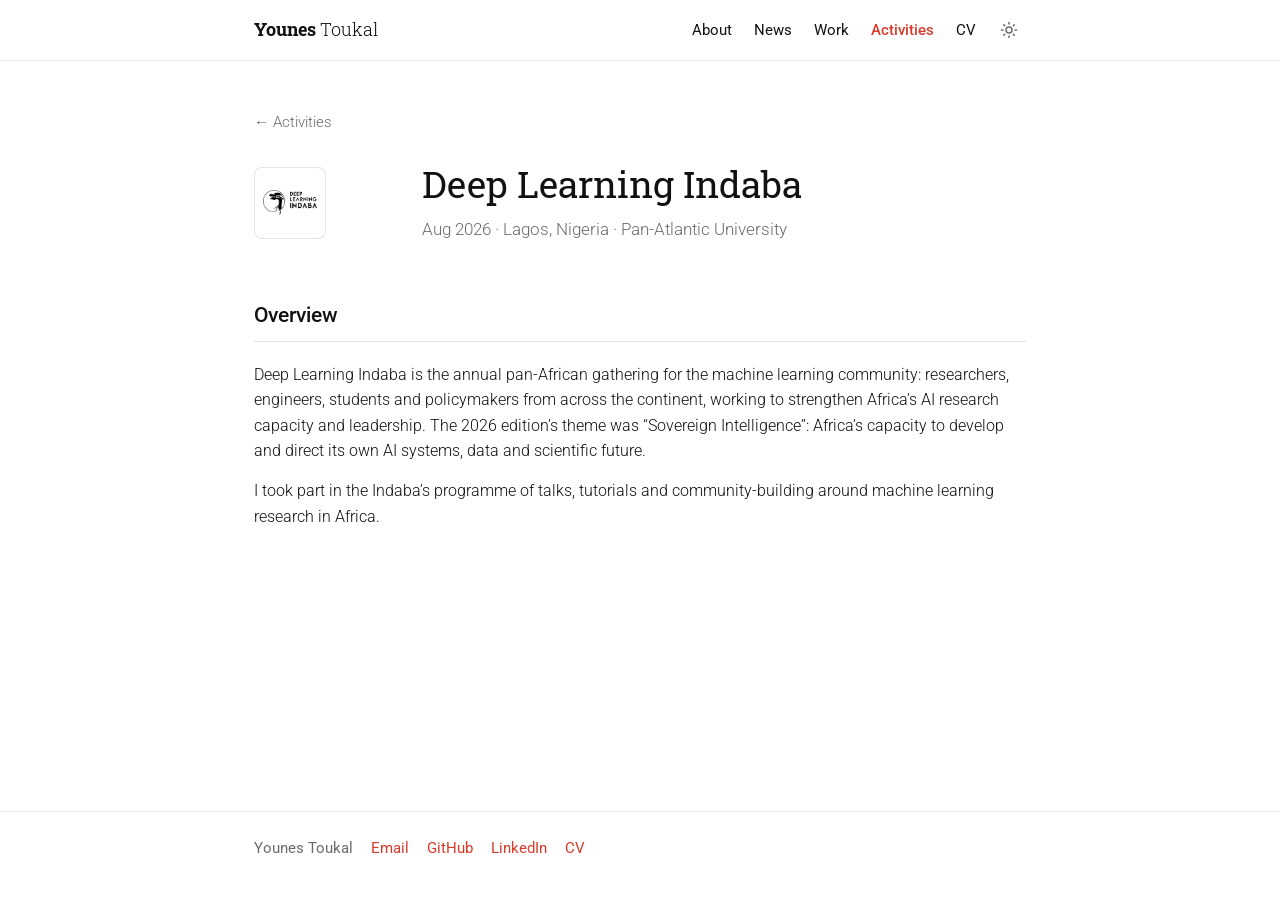
<file: deep-learning-indaba.html>
<!DOCTYPE html>
<html lang="en">
<head>
<meta charset="utf-8">
<meta name="viewport" content="width=device-width, initial-scale=1">
<meta name="color-scheme" content="light dark">
<title>Deep Learning Indaba &mdash; Younes Toukal</title>
<meta name="description" content="Younes Toukal at the Deep Learning Indaba, Lagos, August 2026.">
<link rel="icon" href="./static/images/favicon.svg" type="image/svg+xml">
<script>try{var t=localStorage.getItem('theme');if(t==='dark'||t==='light')document.documentElement.setAttribute('data-theme',t)}catch(e){}</script>
<link rel="preconnect" href="https://fonts.googleapis.com">
<link rel="preconnect" href="https://fonts.gstatic.com" crossorigin>
<link href="https://fonts.googleapis.com/css2?family=Roboto:ital,wght@0,300;0,400;0,500;0,700;1,300&family=Roboto+Slab:wght@400;700&display=swap" rel="stylesheet">
<link rel="stylesheet" href="./static/css/site.css">
</head>
<body>

<header class="site-header">
  <div class="container">
    <a class="brand" href="./index.html"><b>Younes</b> Toukal</a>
    <nav class="site-nav" aria-label="Main">
      <a href="./index.html#about">About</a>
      <a href="./index.html#news">News</a>
      <a href="./index.html#work">Work</a>
      <a href="./index.html#activities" aria-current="page">Activities</a>
      <a href="./cv.html">CV</a>
    </nav>
    <button class="theme-toggle" type="button" aria-label="Toggle dark mode">
      <svg class="icon-sun" viewBox="0 0 24 24"><circle cx="12" cy="12" r="4"/><path d="M12 2v2M12 20v2M4.93 4.93l1.41 1.41M17.66 17.66l1.41 1.41M2 12h2M20 12h2M6.34 17.66l-1.41 1.41M19.07 4.93l-1.41 1.41"/></svg>
      <svg class="icon-moon" viewBox="0 0 24 24"><path d="M20.7 15.6A9 9 0 1 1 8.4 3.3a7 7 0 0 0 12.3 12.3z"/></svg>
    </button>
  </div>
  <div class="progress"></div>
</header>

<main class="container">
  <a class="back" href="./index.html#activities">&larr; Activities</a>

  <section class="intro">
    <div class="intro-picture logo"><img src="./static/images/logos/dl-indaba.png" alt=""></div>
    <div>
      <h1>Deep Learning Indaba</h1>
      <p class="intro-role muted">Aug 2026 &middot; Lagos, Nigeria &middot; Pan-Atlantic University</p>
    </div>
  </section>

  <section>
    <h2>Overview</h2>
    <p>Deep Learning Indaba is the annual pan-African gathering for the machine learning community: researchers, engineers, students and policymakers from across the continent, working to strengthen Africa&rsquo;s AI research capacity and leadership. The 2026 edition&rsquo;s theme was &ldquo;Sovereign Intelligence&rdquo;: Africa&rsquo;s capacity to develop and direct its own AI systems, data and scientific future.</p>
    <p>I took part in the Indaba&rsquo;s programme of talks, tutorials and community-building around machine learning research in Africa.</p>
  </section>
</main>

<footer class="site-footer">
  <div class="container">
    <ul class="links">
      <li>Younes Toukal</li>
      <li><a href="mailto:younesstoukal2@gmail.com">Email</a></li>
      <li><a href="https://github.com/YounesToukal" target="_blank" rel="noopener">GitHub</a></li>
      <li><a href="https://www.linkedin.com/in/younes-toukal/" target="_blank" rel="noopener">LinkedIn</a></li>
      <li><a href="./cv.html">CV</a></li>
    </ul>
  </div>
</footer>

<script src="./static/js/site.js"></script>
</body>
</html>
</file>
<file: static/css/site.css>
:root {
  --bg: #fff;
  --text: #111;
  --muted: #6b6b6b;
  --accent: #d93a2b;
  --line: rgba(0, 0, 0, .1);
  --hover: rgba(0, 0, 0, .06);
  --tile: #fff;
  --page: 820px;
  --gutter: 24px;
  --label: 9rem;
  --header: 60px;
}

@media (prefers-color-scheme: dark) {
  :root:not([data-theme="light"]) {
    --bg: #171513;
    --text: #e8e6e3;
    --muted: #9d9a96;
    --accent: #ef5a4b;
    --line: rgba(255, 255, 255, .14);
    --hover: rgba(255, 255, 255, .08);
    --tile: #f4f2ef;
  }
}

:root[data-theme="dark"] {
  --bg: #171513;
  --text: #e8e6e3;
  --muted: #9d9a96;
  --accent: #ef5a4b;
  --line: rgba(255, 255, 255, .14);
  --hover: rgba(255, 255, 255, .08);
  --tile: #f4f2ef;
}

* { box-sizing: border-box; }

html {
  scroll-behavior: smooth;
  scroll-padding-top: calc(var(--header) + 16px);
}

body {
  margin: 0;
  background: var(--bg);
  color: var(--text);
  font-family: 'Roboto', sans-serif;
  font-weight: 300;
  font-size: 1rem;
  line-height: 1.6;
  text-align: left;
  min-height: 100vh;
  display: flex;
  flex-direction: column;
}

main { flex: 1 0 auto; width: 100%; }

a { color: var(--accent); text-decoration: none; }
a:hover { text-decoration: underline; }

img { max-width: 100%; }

.container {
  max-width: var(--page);
  margin: 0 auto;
  padding-left: var(--gutter);
  padding-right: var(--gutter);
}

/* Header */

.site-header {
  position: sticky;
  top: 0;
  z-index: 100;
  background: var(--bg);
  border-bottom: 1px solid var(--line);
}

.site-header .container {
  display: flex;
  align-items: center;
  gap: 16px;
  height: var(--header);
}

.brand {
  font-family: 'Roboto Slab', serif;
  font-size: 1.15rem;
  color: var(--text);
  white-space: nowrap;
}

.brand b { font-weight: 700; }
.brand:hover { color: var(--accent); text-decoration: none; }

.site-nav {
  display: flex;
  align-items: center;
  gap: 22px;
  margin-left: auto;
}

.site-nav a {
  color: var(--text);
  font-size: .95rem;
  font-weight: 400;
}

.site-nav a:hover { color: var(--accent); text-decoration: none; }
.site-nav a[aria-current] { color: var(--accent); font-weight: 500; }

.theme-toggle {
  display: inline-flex;
  align-items: center;
  justify-content: center;
  width: 34px;
  height: 34px;
  padding: 0;
  border: 0;
  border-radius: 50%;
  background: transparent;
  color: var(--muted);
  cursor: pointer;
}

.theme-toggle:hover { background: var(--hover); color: var(--text); }
.theme-toggle svg { width: 18px; height: 18px; }
.theme-toggle .icon-sun { fill: none; stroke: currentColor; stroke-width: 2; stroke-linecap: round; stroke-linejoin: round; }
.theme-toggle .icon-moon { display: none; fill: currentColor; }
:root[data-theme="dark"] .theme-toggle .icon-sun { display: none; }
:root[data-theme="dark"] .theme-toggle .icon-moon { display: block; }

@media (prefers-color-scheme: dark) {
  :root:not([data-theme="light"]) .theme-toggle .icon-sun { display: none; }
  :root:not([data-theme="light"]) .theme-toggle .icon-moon { display: block; }
}

.progress {
  position: absolute;
  left: 0;
  bottom: -1px;
  height: 2px;
  width: 0;
  background: var(--accent);
}

/* Page */

main {
  padding-top: 48px;
  padding-bottom: 64px;
}

h1 {
  font-family: 'Roboto Slab', serif;
  font-weight: 400;
  font-size: 2.3rem;
  line-height: 1.2;
  margin: 0;
}

h1 b { font-weight: 700; }

h2 {
  font-family: 'Roboto', sans-serif;
  font-size: 1.3rem;
  font-weight: 500;
  margin: 56px 0 20px;
  padding-bottom: 8px;
  border-bottom: 1px solid var(--line);
}

p { margin: 0 0 14px; }

ul.plain {
  margin: 0 0 14px;
  padding-left: 1.25rem;
}

.muted { color: var(--muted); }

.nowrap { white-space: nowrap; }

.news-icon {
  display: inline-block;
  width: 15px;
  height: 15px;
  margin-left: 4px;
  vertical-align: -2px;
  fill: var(--muted);
}

.back {
  display: inline-block;
  margin-bottom: 28px;
  color: var(--muted);
  font-size: .95rem;
}

.back:hover { color: var(--accent); text-decoration: none; }

/* Intro */

.intro {
  display: grid;
  grid-template-columns: var(--label) 1fr;
  gap: var(--gutter);
  align-items: center;
  margin-bottom: 40px;
}

.intro-picture img {
  display: block;
  width: 100%;
  border-radius: 6px;
}

.intro-picture.photo img {
  aspect-ratio: 4 / 5;
  object-fit: cover;
  object-position: 50% 20%;
}

.intro-picture.logo {
  width: 72px;
  height: 72px;
  padding: 8px;
  border: 1px solid var(--line);
  border-radius: 8px;
  background: var(--tile);
}

.intro-picture.logo img {
  width: 100%;
  height: 100%;
  object-fit: contain;
}

.intro-role {
  margin: 10px 0 0;
  font-size: 1.05rem;
}

.links {
  display: flex;
  flex-wrap: wrap;
  gap: 4px 18px;
  margin: 14px 0 0;
  padding: 0;
  list-style: none;
  font-weight: 400;
}

/* CV */

.cv-head .links { margin-top: 12px; }

/* Rows */

.rows {
  margin: 0;
  padding: 0;
  list-style: none;
}

.row {
  display: grid;
  grid-template-columns: var(--label) 1fr;
  gap: var(--gutter);
  padding: 10px 0;
  break-inside: avoid;
}

.rows.compact .row { padding: 3px 0; }
.rows.spaced .row { padding: 14px 0; }

.row-label {
  color: var(--muted);
  font-weight: 400;
}

.row-title { font-weight: 500; }
.row-title a { color: inherit; }
.row-title a:hover { color: var(--accent); }
.row-meta { color: var(--muted); }
.row-text { margin-top: 2px; }
.row-text ul { margin: 2px 0 0; padding-left: 1.2rem; list-style: disc; }

.row-links {
  margin-top: 4px;
  font-weight: 400;
}

.thumb {
  display: block;
  width: 100%;
  aspect-ratio: 16 / 10;
  object-fit: cover;
  border-radius: 4px;
}

.logo-tile {
  display: flex;
  align-items: center;
  justify-content: center;
  width: 52px;
  height: 52px;
  padding: 6px;
  border: 1px solid var(--line);
  border-radius: 6px;
  background: var(--tile);
}

.logo-tile img {
  max-width: 100%;
  max-height: 100%;
  object-fit: contain;
}

/* Photos */

.gallery {
  display: grid;
  grid-template-columns: repeat(2, 1fr);
  gap: 14px;
}

.gallery.single { grid-template-columns: 1fr; }

.gallery img {
  display: block;
  width: 100%;
  border-radius: 6px;
  border: 1px solid var(--line);
  cursor: zoom-in;
}

.lightbox {
  position: fixed;
  inset: 0;
  z-index: 200;
  display: flex;
  align-items: center;
  justify-content: center;
  padding: 40px;
  background: rgba(10, 9, 8, .88);
}

.lightbox img {
  max-width: min(1200px, 100%);
  max-height: 100%;
  border-radius: 6px;
}

.lightbox button {
  position: absolute;
  top: 18px;
  right: 22px;
  width: 40px;
  height: 40px;
  border: 0;
  border-radius: 50%;
  background: rgba(255, 255, 255, .15);
  color: #fff;
  font-size: 1.3rem;
  cursor: pointer;
}

.lightbox button:hover { background: rgba(255, 255, 255, .25); }

/* Footer */

.site-footer {
  border-top: 1px solid var(--line);
  padding: 24px 0 40px;
  color: var(--muted);
  font-size: .95rem;
}

.site-footer .links { margin: 0; }

/* Mobile */

@media (max-width: 640px) {
  :root {
    --gutter: 18px;
    --label: 5.5rem;
    --header: 0px;
  }

  .site-header { position: relative; }

  .site-header .container {
    flex-wrap: wrap;
    height: auto;
    padding-top: 12px;
    padding-bottom: 12px;
    row-gap: 8px;
  }

  .theme-toggle { margin-left: auto; }

  .site-nav {
    order: 3;
    width: 100%;
    margin-left: 0;
    gap: 18px;
  }

  .site-nav a { font-size: .92rem; }

  main { padding-top: 32px; }

  h1 { font-size: 1.8rem; }
  h2 { font-size: 1.15rem; margin-top: 44px; }

  .intro {
    grid-template-columns: 1fr;
    gap: 18px;
  }

  .intro-picture.photo { width: 140px; }

  .rows.dates .row,
  .rows.cv .row {
    grid-template-columns: 1fr;
    gap: 0;
  }

  .rows.dates.compact .row { padding: 6px 0; }

  .gallery { grid-template-columns: 1fr; }
  .lightbox { padding: 16px; }
}

/* Print (CV) */

@page { size: A4; margin: 16mm 16mm 14mm; }

@media print {
  :root,
  :root[data-theme="dark"] {
    --bg: #fff;
    --text: #000;
    --muted: #555;
    --accent: #000;
    --line: rgba(0, 0, 0, .2);
    --label: 7.5rem;
  }

  body { font-size: 10.5pt; line-height: 1.45; display: block; min-height: 0; }
  .site-header, .site-footer, .no-print { display: none; }
  main { padding: 0; }
  .container { max-width: none; padding: 0; }
  h1 { font-size: 22pt; }
  h2 { font-size: 12.5pt; margin: 18px 0 8px; padding-bottom: 4px; break-after: avoid; }
  .intro { margin-bottom: 12px; }
  .row { padding: 3px 0; }
  .rows.cv .row { grid-template-columns: var(--label) 1fr; gap: 16px; }
}
</file>
